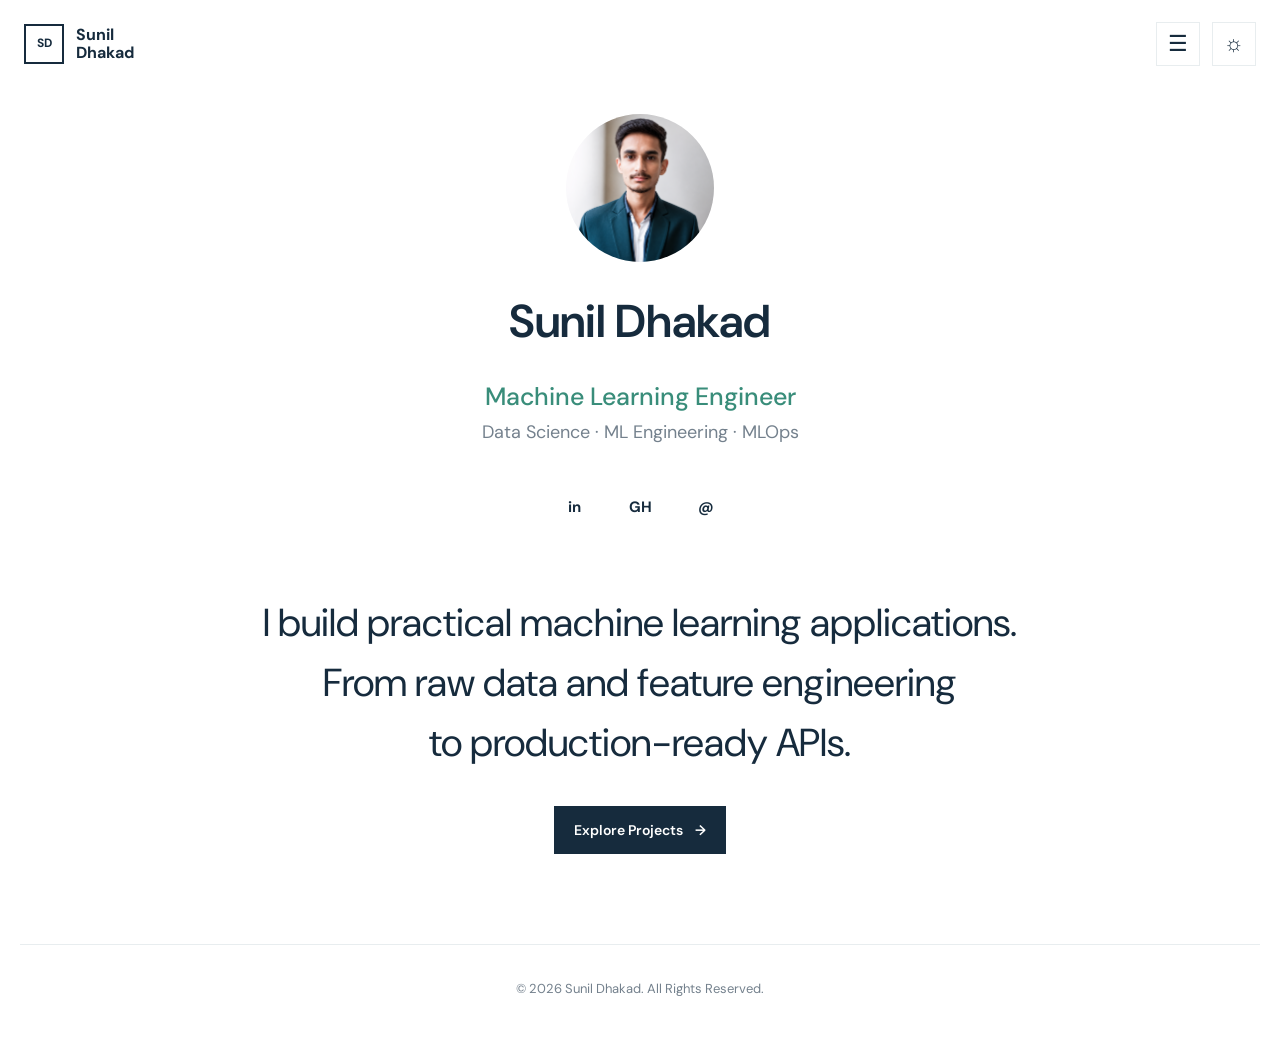
<file: template/index.html>
<!doctype html>

<html lang="en">

<head>
  <meta charset="UTF-8" />
  <meta name="viewport" content="width=device-width, initial-scale=1.0" />

  <link rel="stylesheet" href="profile.css" />

  <title>Sunil Dhakad | Portfolio</title>
</head>

<body>
  <!-- ================= HEADER ================= -->

  <header class="site-header">
    <a class="wordmark" href="index.html" aria-label="Sunil Dhakad home">
      <span class="brand-mark" aria-hidden="true">SD</span>
      <span>Sunil<br />Dhakad</span>
    </a>
    <div class="header-actions">
      <button class="menu-toggle" id="menuToggle" type="button" aria-expanded="false" aria-controls="site-menu" aria-label="Open navigation">☰</button>
      <button id="themeToggle" type="button" aria-label="Toggle color theme">☼</button>
    </div>
    <nav class="site-menu" id="site-menu" aria-label="Main navigation">
      <a href="index.html" aria-current="page">Home</a>
      <a href="about.html">About</a>
      <a href="projects.html">Projects</a>
        <a href="extra-activities.html">Extra Activities</a>
      <a href="contact.html">Contact</a>
    </nav>
  </header>

  <!-- ================= HERO ================= -->

  <main class="home-main">
    <section class="profile-block" aria-labelledby="profile-name">
      <img class="profile-photo" src="image.png" alt="Sunil Dhakad" />
      <h1 id="profile-name">Sunil Dhakad</h1>
      <h2 class="profile-role">Machine Learning Engineer</h2>
      <p class="profile-subtitle">Data Science · ML Engineering · MLOps</p>
      <div class="social-links" aria-label="Social links">
        <a href="https://linkedin.com/in/sunil-dhakad-110913316" target="_blank" rel="noopener noreferrer" aria-label="LinkedIn">in</a>
        <a href="https://github.com/sunildhakad2004" target="_blank" rel="noopener noreferrer" aria-label="GitHub">GH</a>
        <a href="mailto:sunildhakadsd27@gmail.com" aria-label="Email">@</a>
      </div>
    </section>
    <section class="intro-block">
      <h2>I build practical machine learning applications.<br />From raw data and feature engineering<br />to production-ready APIs.</h2>
      <a class="primary-link" href="projects.html">Explore Projects <span aria-hidden="true">→</span></a>
    </section>
  </main>

  <!-- ================= ABOUT ================= -->

  <section id="Summary" class="section" hidden>
    <div class="section-title">
      <p>ABOUT ME</p>

      <h2>About Me</h2>
    </div>

    <div class="about-container">
      <div class="about-card">
        <h3>Full Stack Developer</h3>

        <p>
          BCA Data Science graduate and aspiring Full-Stack Software Developer
          with hands-on experience building modern web applications using
          MongoDB, Express.js, React.js, Node.js, Python, and Django.
        </p>
      </div>

      <div class="about-card">
        <h3>My Expertise</h3>

        <p>
          Strong foundation in backend development, RESTful APIs, database
          design, authentication, performance optimization, Docker, Git,
          Linux, and end-to-end full-stack integration.
        </p>
      </div>
    </div>

    <!-- Skills -->

    <div class="skills">
      <h3>Technologies I Work With</h3>

      <div class="skill-list">
        <span>HTML</span>
        <span>CSS</span>
        <span>JavaScript</span>
        <span>Python</span>
        <span>Flask</span>
        <span>FastAPI</span>
        <span>Pandas</span><span>NumPy</span><span>Scikit-learn</span><span>Matplotlib</span><span>Seaborn</span>
        <span>Machine Learning</span>
        <span>PostgreSQL</span>
        <span>Docker</span>
        <span>Git</span>
        <span>Linux</span>
        <span>Cloud Computing</span>
      </div>
    </div>
  </section>

  <!-- ================= PROJECTS ================= -->

  <section id="Projects" class="section projects" hidden>
    <div class="section-title">
      <p>MY WORK</p>

      <h2>Projects</h2>
    </div>

    <!-- Project 1 -->

    <div class="project-card">
      <div class="project-number">01</div>

      <div class="project-content">
        <h3>Content-Based Movie Recommendation & Web App</h3>

        <p class="tech-stack">
          <strong>Tech Stack:</strong>
          Python, Django, SQLite, HTML, CSS, JavaScript
        </p>

        <ul>
          <li>
            Developed a web-based movie recommendation system using
            content-based filtering.
          </li>

          <li>
            Recommended movies based on genres, descriptions and related
            content.
          </li>

          <li>
            Built the backend using Django with SQLite for database
            management.
          </li>

          <li>
            Created an interactive user interface using HTML, CSS and
            JavaScript.
          </li>
        </ul>
      </div>
    </div>

    <!-- Project 2 -->

    <div class="project-card">
      <div class="project-number">02</div>

      <div class="project-content">
        <h3>Spendly Smart Financial Analytics Dashboard</h3>

        <p class="tech-stack">
          <strong>Tech Stack:</strong>
          React, Node.js, Express, MongoDB, Docker
        </p>

        <ul>
          <li>
            Built a full-stack financial analytics dashboard for tracking
            income and expenses.
          </li>

          <li>Developed RESTful APIs using Node.js and Express.js.</li>

          <li>
            Used MongoDB to store and manage financial transaction data.
          </li>

          <li>
            Created interactive React components for financial analytics.
          </li>

          <li>Containerized the application using Docker.</li>
        </ul>
      </div>
    </div>

    <!-- Project 3 -->

    <div class="project-card">
      <div class="project-number">03</div>

      <div class="project-content">
        <h3>E-Commerce Full-Stack Platform</h3>

        <p class="tech-stack">
          <strong>Tech Stack:</strong>
          MERN Stack
        </p>

        <ul>
          <li>
            Developed a complete full-stack e-commerce platform using the MERN
            stack.
          </li>

          <li>
            Implemented product listing, product details and shopping cart
            functionality.
          </li>

          <li>Created RESTful APIs for products, users and orders.</li>

          <li>Used MongoDB for efficient data storage and management.</li>

          <li>
            Built reusable React components for a modern user interface.
          </li>
        </ul>
      </div>
    </div>
  </section>

  <!-- ================= CONTACT ================= -->

  <section id="Contact" class="section contact" hidden>
    <div class="section-title">
      <p>GET IN TOUCH</p>

      <h2>Contact Me</h2>
    </div>

    <div class="contact-container">
      <!-- Contact Information -->

      <div class="contact-info">
        <h3>Let's Work Together</h3>

        <p>
          Have a project idea or looking for a developer? Feel free to contact
          me.
        </p>

        <div class="contact-item">
          <span>📧</span>

          <div>
            <small>Email</small>
            <p>sunildhakadsd27@gmail.com</p>
          </div>
        </div>

        <div class="contact-item">
          <span>📱</span>

          <div>
            <small>Phone</small>
            <p>Private contact channel</p>
          </div>
        </div>

        <div class="contact-item">
          <span>📍</span>

          <div>
            <small>Location</small>
            <p>Bhopal MP India</p>
          </div>
        </div>
      </div>

      <!-- Contact Form -->

      <form class="contact-form">
        <input type="text" name="name" placeholder="Your Name" required />

        <input type="email" name="email" placeholder="Your Email" required />

        <input type="text" name="subject" placeholder="Subject" required />

        <textarea name="message" rows="6" placeholder="Your Message" required></textarea>

        <button type="submit">Send Message →</button>
      </form>
    </div>
    <div class="social-links">
      <a href="#" target="_blank" aria-label="X">
        <svg viewBox="0 0 24 24">
          <path
            d="M18.244 2.25h3.308l-7.227 8.26 8.502 11.24h-6.657l-5.214-6.817-5.964 6.817H1.684l7.73-8.835L1.254 2.25H8.08l4.713 6.231 5.45-6.231Zm-1.161 17.52h1.833L7.084 4.126H5.117L17.083 19.77Z" />
        </svg>
      </a>

      <a href="https://linkedin.com/in/sunil-dhakad-110913316" target="_blank" aria-label="LinkedIn">
        <svg viewBox="0 0 24 24">
          <path
            d="M20.45 20.45h-3.56v-5.57c0-1.33-.03-3.04-1.85-3.04-1.85 0-2.13 1.44-2.13 2.94v5.67H9.35V8.98h3.42v1.57h.05c.48-.9 1.64-1.85 3.38-1.85 3.61 0 4.28 2.38 4.28 5.48v6.27ZM5.34 7.41a2.06 2.06 0 1 1 0-4.12 2.06 2.06 0 0 1 0 4.12ZM3.56 20.45h3.56V8.98H3.56v11.47ZM22.23 0H1.77C.79 0 0 .77 0 1.72v20.56C0 23.23.79 24 1.77 24h20.46c.98 0 1.77-.77 1.77-1.72V1.72C24 .77 23.21 0 22.23 0Z" />
        </svg>
      </a>

      <a href="https://github.com/sunildhakad2004" target="_blank" aria-label="GitHub">
        <svg viewBox="0 0 24 24">
          <path
            d="M12 .5C5.65.5.5 5.65.5 12c0 5.08 3.29 9.39 7.86 10.91.58.11.79-.25.79-.56v-2.16c-3.2.7-3.87-1.35-3.87-1.35-.53-1.33-1.28-1.69-1.28-1.69-1.05-.72.08-.7.08-.7 1.16.08 1.77 1.19 1.77 1.19 1.03 1.76 2.7 1.25 3.36.96.1-.75.4-1.25.73-1.54-2.55-.29-5.23-1.28-5.23-5.69 0-1.26.45-2.29 1.19-3.1-.12-.29-.52-1.46.11-3.05 0 0 .97-.31 3.17 1.18a10.9 10.9 0 0 1 5.77 0c2.2-1.49 3.17-1.18 3.17-1.18.63 1.59.23 2.76.11 3.05.74.81 1.19 1.84 1.19 3.1 0 4.42-2.69 5.4-5.25 5.68.41.35.78 1.04.78 2.1v3.12c0 .31.21.67.8.56A11.51 11.51 0 0 0 23.5 12C23.5 5.65 18.35.5 12 .5Z" />
        </svg>
      </a>

      <a href="#" target="_blank" aria-label="RSS">
        <svg viewBox="0 0 24 24">
          <path
            d="M5.5 18.5a2 2 0 1 0 0 4 2 2 0 0 0 0-4ZM3 3v3c8.28 0 15 6.72 15 15h3C21 11.06 12.94 3 3 3Zm0 6v3c4.97 0 9 4.03 9 9h3c0-6.63-5.37-12-12-12Z" />
        </svg>
      </a>
    </div>
  </section>

  <!-- ================= FOOTER ================= -->

  <footer>
    <p>© 2026 Sunil Dhakad. All Rights Reserved.</p>
  </footer>

  <script src="theme.js"></script>
</body>

</html>
</file>
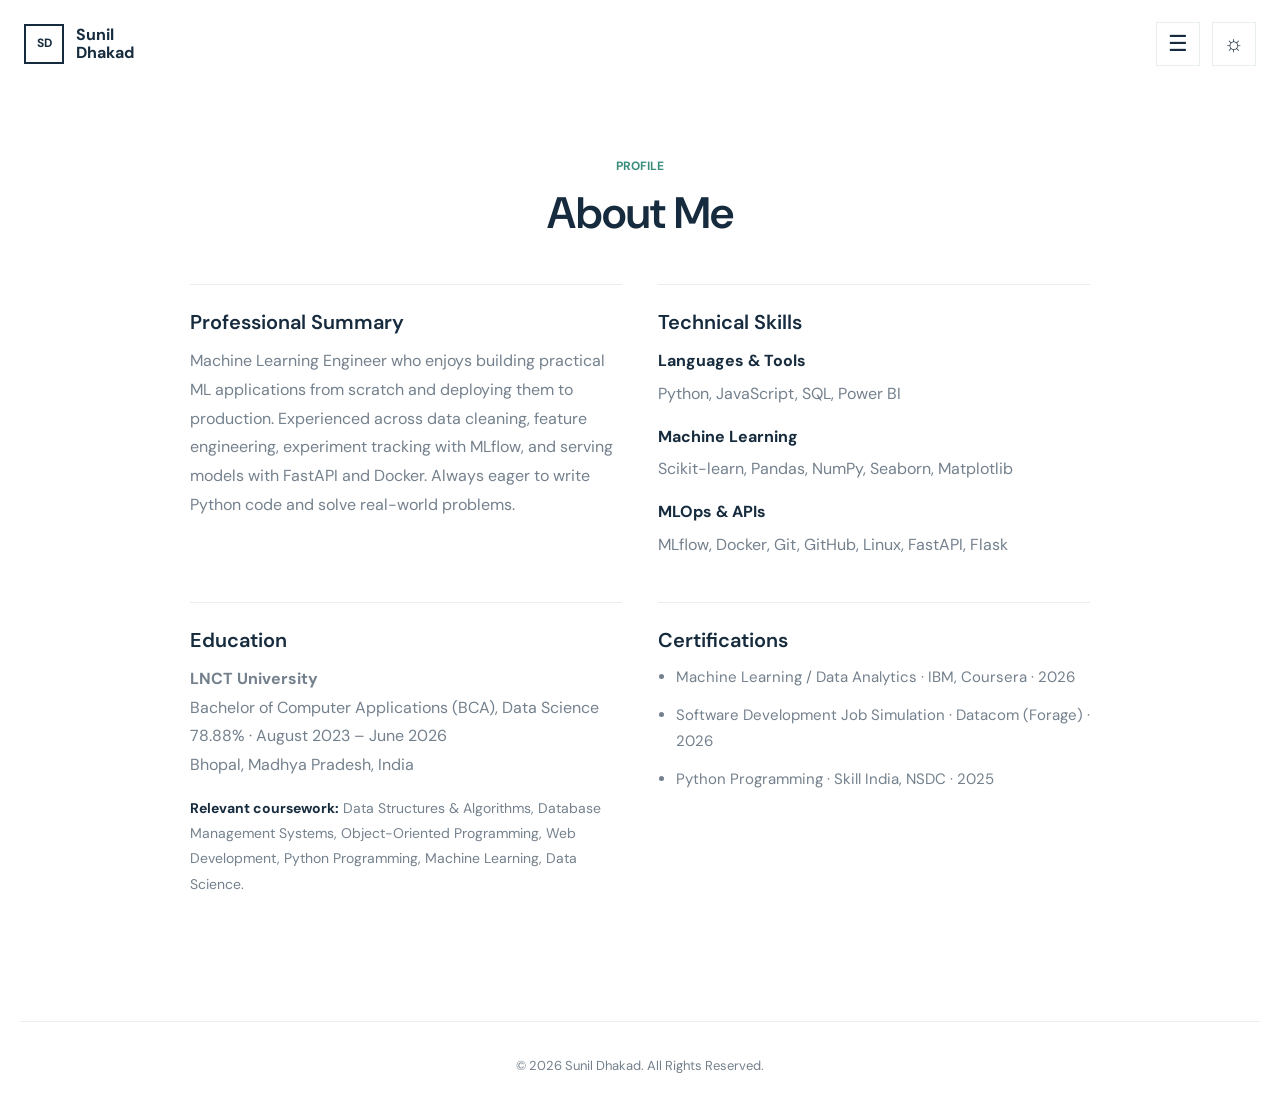
<file: template/about.html>
<!doctype html>
<html lang="en">
<head>
  <meta charset="UTF-8" />
  <meta name="viewport" content="width=device-width, initial-scale=1.0" />
  <link rel="stylesheet" href="profile.css" />
  <title>About | Sunil Dhakad</title>
</head>
<body>
  <header class="site-header">
    <a class="wordmark" href="index.html" aria-label="Sunil Dhakad home"><span class="brand-mark" aria-hidden="true">SD</span><span>Sunil<br />Dhakad</span></a>
    <div class="header-actions">
      <button class="menu-toggle" id="menuToggle" type="button" aria-expanded="false" aria-controls="site-menu" aria-label="Open navigation">☰</button>
      <button id="themeToggle" type="button" aria-label="Toggle color theme">☼</button>
    </div>
    <nav class="site-menu" id="site-menu" aria-label="Main navigation">
      <a href="index.html">Home</a><a href="about.html" aria-current="page">About</a><a href="projects.html">Projects</a><a href="extra-activities.html">Extra Activities</a><a href="contact.html">Contact</a>
    </nav>
  </header>
  <main>
    <section class="section">
      <div class="section-title"><p>PROFILE</p><h2>About Me</h2></div>
      <div class="about-container">
        <div class="about-card">
          <h3>Professional Summary</h3>
          <p>Machine Learning Engineer who enjoys building practical ML applications from scratch and deploying them to production. Experienced across data cleaning, feature engineering, experiment tracking with MLflow, and serving models with FastAPI and Docker. Always eager to write Python code and solve real-world problems.</p>
        </div>
        <div class="about-card">
          <h3>Technical Skills</h3>
          <div class="skill-groups">
            <p><strong>Languages &amp; Tools</strong><span>Python, JavaScript, SQL, Power BI</span></p>
            <p><strong>Machine Learning</strong><span>Scikit-learn, Pandas, NumPy, Seaborn, Matplotlib</span></p>
            <p><strong>MLOps &amp; APIs</strong><span>MLflow, Docker, Git, GitHub, Linux, FastAPI, Flask</span></p>
          </div>
        </div>
      </div>
      <div class="about-container about-details">
        <div class="about-card">
          <h3>Education</h3>
          <p><strong>LNCT University</strong><br />Bachelor of Computer Applications (BCA), Data Science<br />78.88% · August 2023 – June 2026<br />Bhopal, Madhya Pradesh, India</p>
          <p class="coursework"><strong>Relevant coursework:</strong> Data Structures &amp; Algorithms, Database Management Systems, Object-Oriented Programming, Web Development, Python Programming, Machine Learning, Data Science.</p>
        </div>
        <div class="about-card">
          <h3>Certifications</h3>
          <ul class="resume-list">
            <li>Machine Learning / Data Analytics · IBM, Coursera · 2026</li>
            <li>Software Development Job Simulation · Datacom (Forage) · 2026</li>
            <li>Python Programming · Skill India, NSDC · 2025</li>
          </ul>
        </div>
      </div>
    </section>
  </main>
  <footer><p>© 2026 Sunil Dhakad. All Rights Reserved.</p></footer>
  <script src="theme.js"></script>
</body>
</html>
</file>
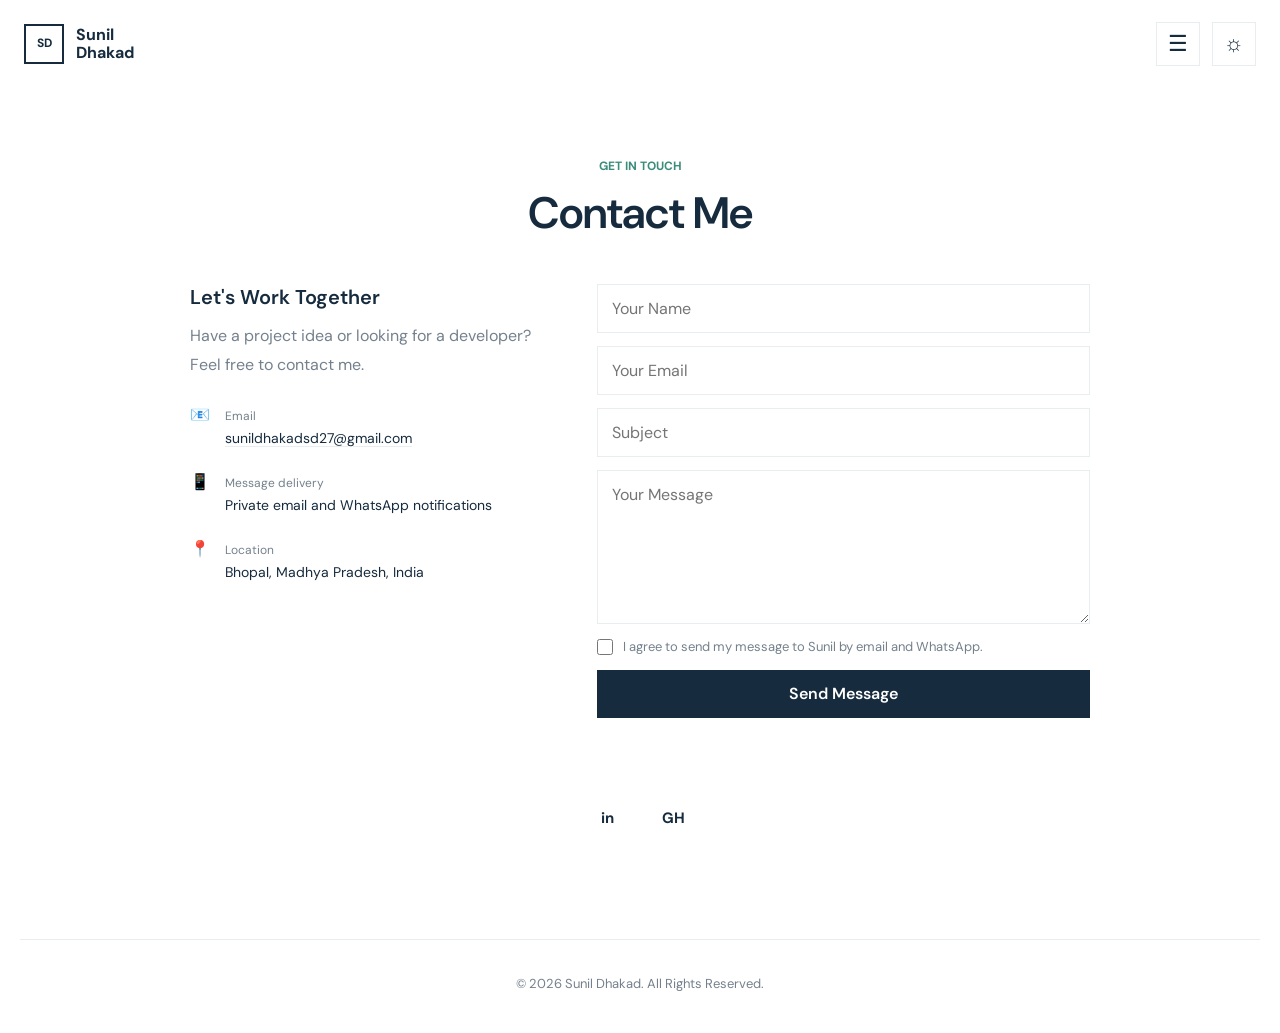
<file: template/contact.html>
<!doctype html>
<html lang="en">
<head>
  <meta charset="UTF-8" />
  <meta name="viewport" content="width=device-width, initial-scale=1.0" />
  <link rel="stylesheet" href="profile.css" />
  <title>Contact | Sunil Dhakad</title>
</head>
<body>
  <header class="site-header">
    <a class="wordmark" href="index.html" aria-label="Sunil Dhakad home"><span class="brand-mark" aria-hidden="true">SD</span><span>Sunil<br />Dhakad</span></a>
    <div class="header-actions">
      <button class="menu-toggle" id="menuToggle" type="button" aria-expanded="false" aria-controls="site-menu" aria-label="Open navigation">☰</button>
      <button id="themeToggle" type="button" aria-label="Toggle color theme">☼</button>
    </div>
    <nav class="site-menu" id="site-menu" aria-label="Main navigation">
      <a href="index.html">Home</a><a href="about.html">About</a><a href="projects.html">Projects</a><a href="extra-activities.html">Extra Activities</a><a href="contact.html" aria-current="page">Contact</a>
    </nav>
  </header>
  <main>
    <section class="section contact">
      <div class="section-title"><p>GET IN TOUCH</p><h2>Contact Me</h2></div>
      <div class="contact-container">
        <div class="contact-info">
          <h3>Let's Work Together</h3>
          <p>Have a project idea or looking for a developer? Feel free to contact me.</p>
          <div class="contact-item"><span>📧</span><div><small>Email</small><p><a href="mailto:sunildhakadsd27@gmail.com">sunildhakadsd27@gmail.com</a></p></div></div>
          <div class="contact-item"><span>📱</span><div><small>Message delivery</small><p>Private email and WhatsApp notifications</p></div></div>
          <div class="contact-item"><span>📍</span><div><small>Location</small><p>Bhopal, Madhya Pradesh, India</p></div></div>
        </div>
        <form class="contact-form" id="contactForm">
          <input type="text" name="name" placeholder="Your Name" required />
          <input type="email" name="email" placeholder="Your Email" required />
          <input type="text" name="subject" placeholder="Subject" required />
          <textarea name="message" rows="6" placeholder="Your Message" required></textarea>
          <label class="contact-consent"><input type="checkbox" name="consent" required /> I agree to send my message to Sunil by email and WhatsApp.</label>
          <input class="contact-trap" type="text" name="website" tabindex="-1" autocomplete="off" aria-hidden="true" />
          <button class="contact-submit" type="submit">Send Message</button>
          <p class="contact-status" id="contactStatus" role="status" aria-live="polite"></p>
        </form>
      </div>
      <div class="social-links">
        <a href="https://linkedin.com/in/sunil-dhakad-110913316" target="_blank" rel="noopener noreferrer" aria-label="LinkedIn"><span>in</span></a>
        <a href="https://github.com/sunildhakad2004" target="_blank" rel="noopener noreferrer" aria-label="GitHub"><span>GH</span></a>
      </div>
    </section>
  </main>
  <footer><p>© 2026 Sunil Dhakad. All Rights Reserved.</p></footer>
  <script src="theme.js"></script>
</body>
</html>
</file>
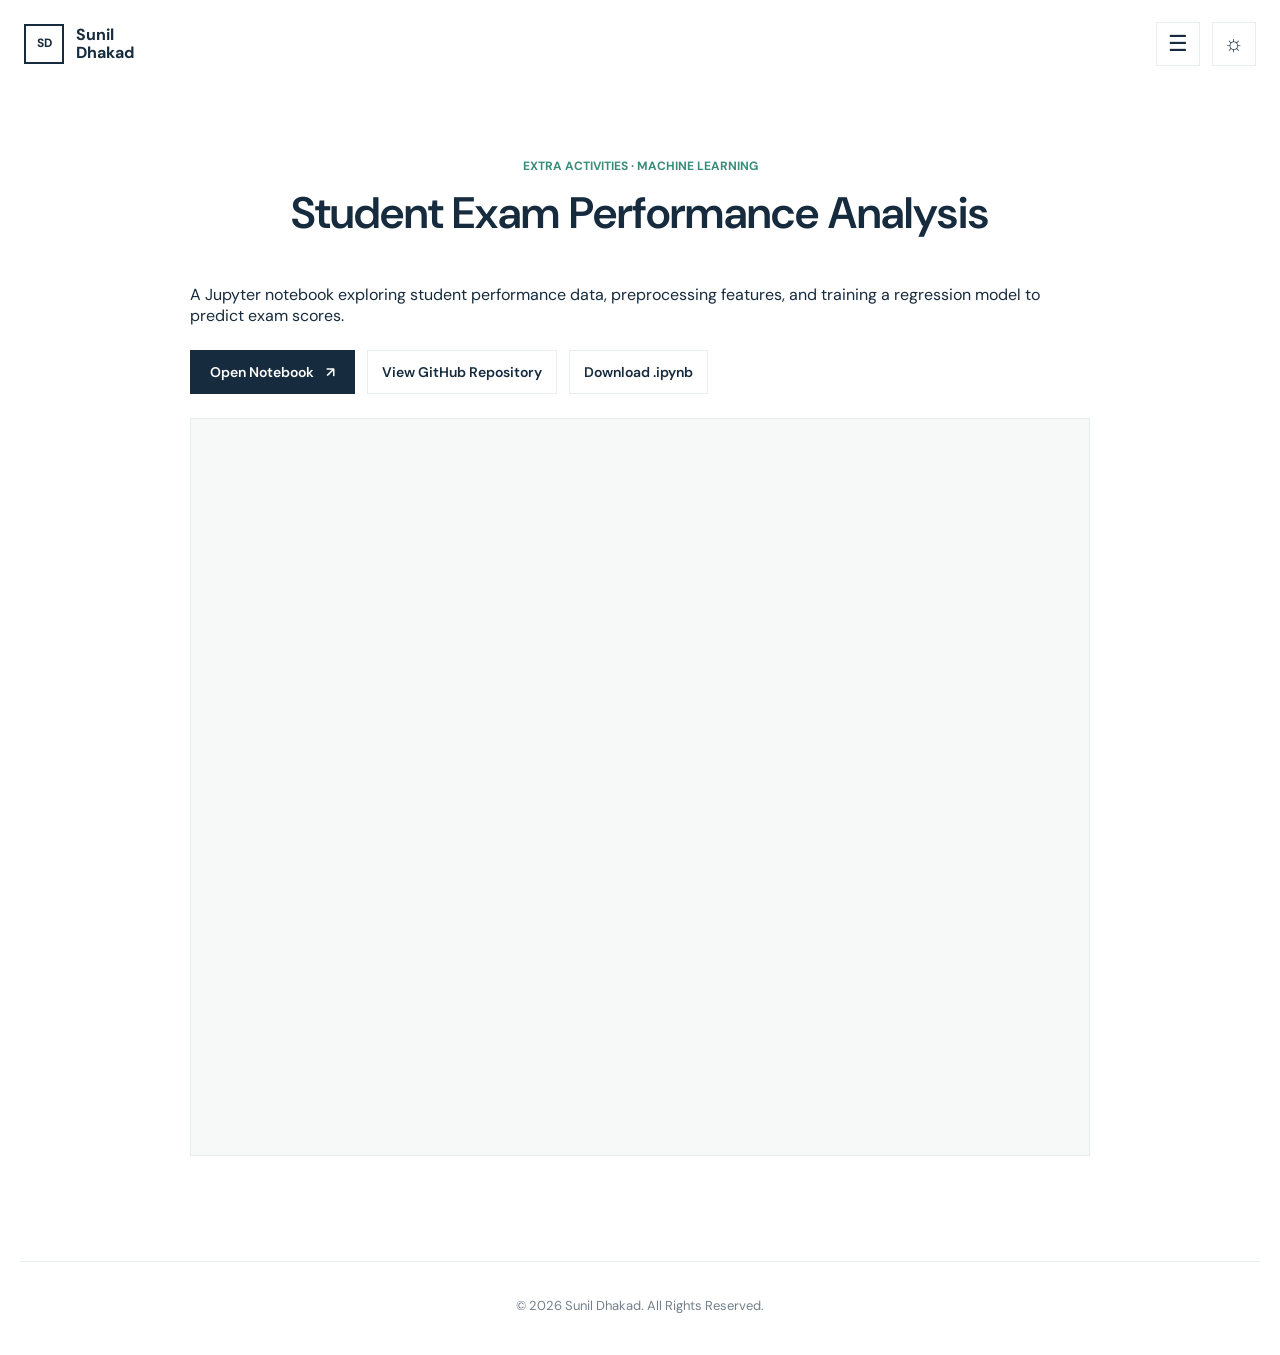
<file: template/extra-activities.html>
<!doctype html>
<html lang="en">
<head>
  <meta charset="UTF-8" />
  <meta name="viewport" content="width=device-width, initial-scale=1.0" />
  <link rel="stylesheet" href="profile.css" />
  <title>Extra Activities | Sunil Dhakad</title>
</head>
<body>
  <header class="site-header">
    <a class="wordmark" href="index.html" aria-label="Sunil Dhakad home"><span class="brand-mark" aria-hidden="true">SD</span><span>Sunil<br />Dhakad</span></a>
    <div class="header-actions">
      <button class="menu-toggle" id="menuToggle" type="button" aria-expanded="false" aria-controls="site-menu" aria-label="Open navigation">☰</button>
      <button id="themeToggle" type="button" aria-label="Toggle color theme">☼</button>
    </div>
    <nav class="site-menu" id="site-menu" aria-label="Main navigation">
      <a href="index.html">Home</a>
      <a href="about.html">About</a>
      <a href="projects.html">Projects</a>
      <a href="extra-activities.html" aria-current="page">Extra Activities</a>
      <a href="contact.html">Contact</a>
    </nav>
  </header>
  <main>
    <section class="section notebook-section">
      <div class="section-title">
        <p>EXTRA ACTIVITIES · MACHINE LEARNING</p>
        <h2>Student Exam Performance Analysis</h2>
      </div>
      <p class="notebook-description">A Jupyter notebook exploring student performance data, preprocessing features, and training a regression model to predict exam scores.</p>
      <div class="notebook-actions">
        <a class="primary-link" href="https://nbviewer.org/github/sunildhakad2004/extra-Notebooks/blob/main/notebook1.ipynb" target="_blank" rel="noopener noreferrer">Open Notebook <span aria-hidden="true">↗</span></a>
        <a class="notebook-secondary" href="https://github.com/sunildhakad2004/extra-Notebooks" target="_blank" rel="noopener noreferrer">View GitHub Repository</a>
        <a class="notebook-secondary" href="https://raw.githubusercontent.com/sunildhakad2004/extra-Notebooks/main/notebook1.ipynb" target="_blank" rel="noopener noreferrer">Download .ipynb</a>
      </div>
      <iframe class="notebook-frame" src="https://nbviewer.org/github/sunildhakad2004/extra-Notebooks/blob/main/notebook1.ipynb" title="Student Exam Performance Analysis Jupyter notebook" loading="lazy" referrerpolicy="no-referrer"></iframe>
    </section>
  </main>
  <footer><p>© 2026 Sunil Dhakad. All Rights Reserved.</p></footer>
  <script src="theme.js"></script>
</body>
</html>
</file>
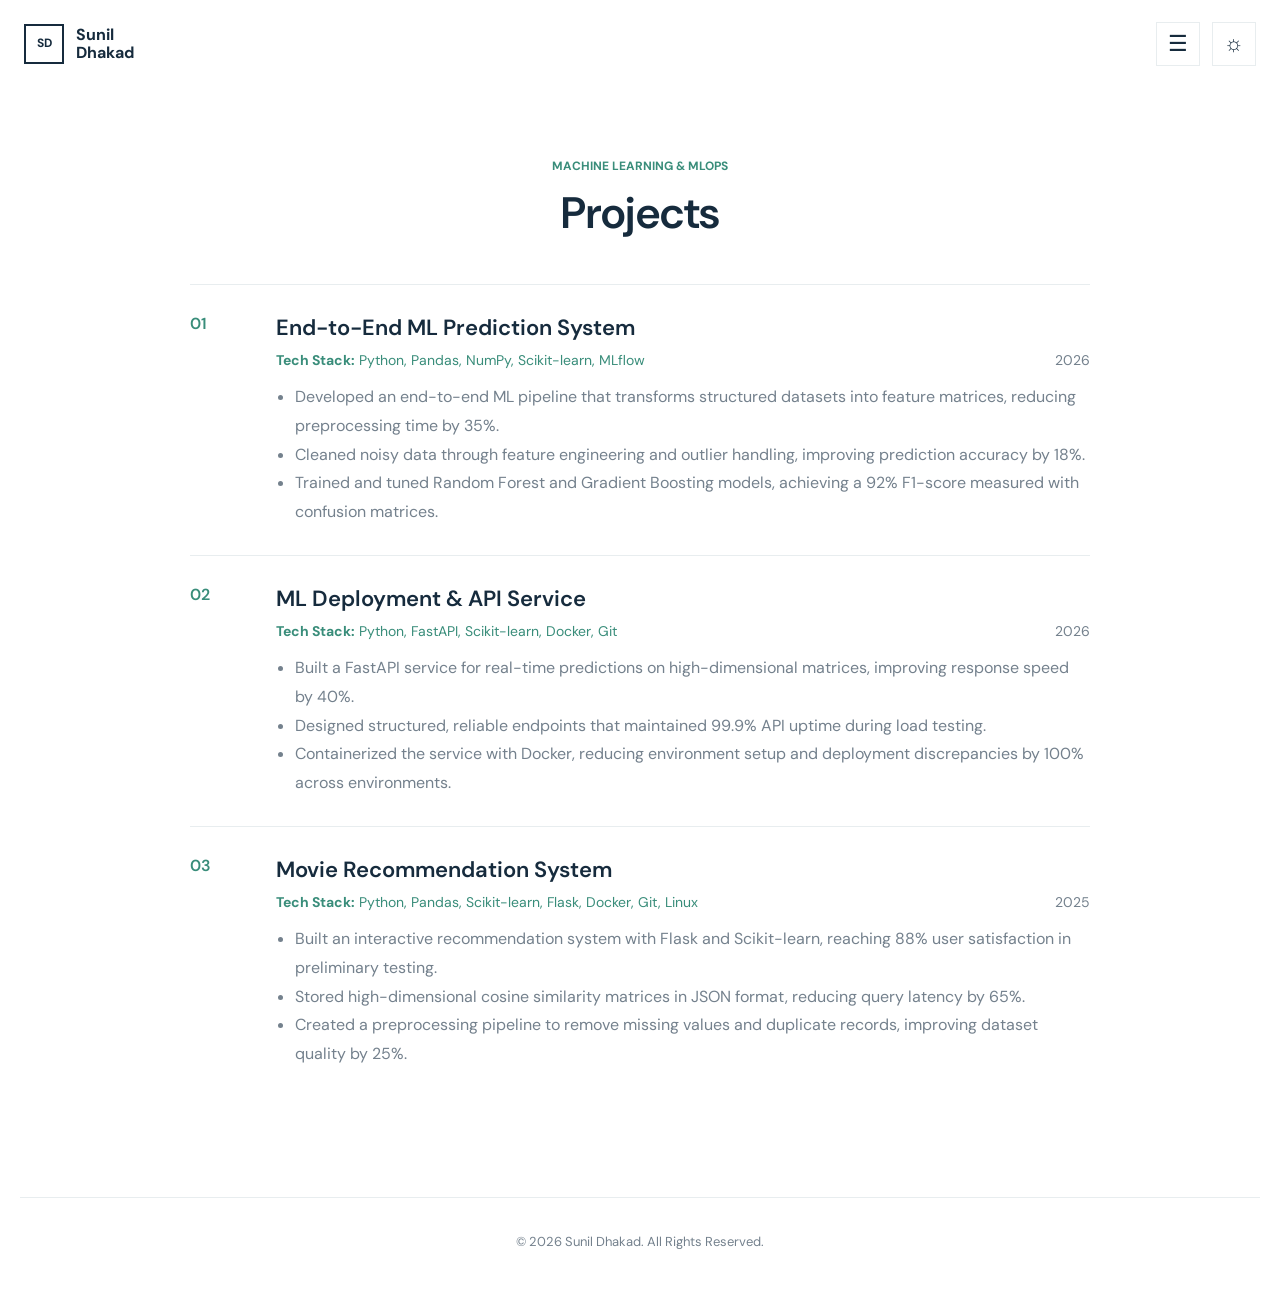
<file: template/projects.html>
<!doctype html>
<html lang="en">
<head>
  <meta charset="UTF-8" />
  <meta name="viewport" content="width=device-width, initial-scale=1.0" />
  <link rel="stylesheet" href="profile.css" />
  <title>Projects | Sunil Dhakad</title>
</head>
<body>
  <header class="site-header">
    <a class="wordmark" href="index.html" aria-label="Sunil Dhakad home"><span class="brand-mark" aria-hidden="true">SD</span><span>Sunil<br />Dhakad</span></a>
    <div class="header-actions">
      <button class="menu-toggle" id="menuToggle" type="button" aria-expanded="false" aria-controls="site-menu" aria-label="Open navigation">☰</button>
      <button id="themeToggle" type="button" aria-label="Toggle color theme">☼</button>
    </div>
    <nav class="site-menu" id="site-menu" aria-label="Main navigation">
      <a href="index.html">Home</a><a href="about.html">About</a><a href="projects.html" aria-current="page">Projects</a><a href="extra-activities.html">Extra Activities</a><a href="contact.html">Contact</a>
    </nav>
  </header>
  <main>
    <section class="section projects">
      <div class="section-title"><p>MACHINE LEARNING &amp; MLOPS</p><h2>Projects</h2></div>
      <div class="project-card">
        <div class="project-number">01</div>
        <div class="project-content">
          <h3>End-to-End ML Prediction System</h3>
          <p class="tech-stack"><strong>Tech Stack:</strong> Python, Pandas, NumPy, Scikit-learn, MLflow <span class="project-date">2026</span></p>
          <ul>
            <li>Developed an end-to-end ML pipeline that transforms structured datasets into feature matrices, reducing preprocessing time by 35%.</li>
            <li>Cleaned noisy data through feature engineering and outlier handling, improving prediction accuracy by 18%.</li>
            <li>Trained and tuned Random Forest and Gradient Boosting models, achieving a 92% F1-score measured with confusion matrices.</li>
          </ul>
        </div>
      </div>
      <div class="project-card">
        <div class="project-number">02</div>
        <div class="project-content">
          <h3>ML Deployment &amp; API Service</h3>
          <p class="tech-stack"><strong>Tech Stack:</strong> Python, FastAPI, Scikit-learn, Docker, Git <span class="project-date">2026</span></p>
          <ul>
            <li>Built a FastAPI service for real-time predictions on high-dimensional matrices, improving response speed by 40%.</li>
            <li>Designed structured, reliable endpoints that maintained 99.9% API uptime during load testing.</li>
            <li>Containerized the service with Docker, reducing environment setup and deployment discrepancies by 100% across environments.</li>
          </ul>
        </div>
      </div>
      <div class="project-card">
        <div class="project-number">03</div>
        <div class="project-content">
          <h3>Movie Recommendation System</h3>
          <p class="tech-stack"><strong>Tech Stack:</strong> Python, Pandas, Scikit-learn, Flask, Docker, Git, Linux <span class="project-date">2025</span></p>
          <ul>
            <li>Built an interactive recommendation system with Flask and Scikit-learn, reaching 88% user satisfaction in preliminary testing.</li>
            <li>Stored high-dimensional cosine similarity matrices in JSON format, reducing query latency by 65%.</li>
            <li>Created a preprocessing pipeline to remove missing values and duplicate records, improving dataset quality by 25%.</li>
          </ul>
        </div>
      </div>
    </section>
  </main>
  <footer><p>© 2026 Sunil Dhakad. All Rights Reserved.</p></footer>
  <script src="theme.js"></script>
</body>
</html>
</file>
<file: template/profile.css>
@import url("https://fonts.googleapis.com/css2?family=DM+Sans:wght@400;500;600;700&display=swap");

:root {
  color-scheme: light;
  --page: #ffffff;
  --ink: #162b3d;
  --muted: #74818d;
  --accent: #398d7a;
  --line: #e8edef;
  --surface: #f7f9f8;
}

* {
  box-sizing: border-box;
}

html {
  min-width: 320px;
  scroll-behavior: smooth;
}

body {
  min-height: 100vh;
  margin: 0;
  background: var(--page);
  color: var(--ink);
  font-family: "DM Sans", "Segoe UI", sans-serif;
  transition: background-color 180ms ease, color 180ms ease;
}

a {
  color: inherit;
}

.site-header {
  position: relative;
  z-index: 2;
  width: min(100% - 48px, 1240px);
  min-height: 88px;
  margin: 0 auto;
  display: flex;
  align-items: center;
  justify-content: space-between;
}

.wordmark {
  display: inline-flex;
  align-items: center;
  gap: 12px;
  text-decoration: none;
  font-size: 16px;
  font-weight: 700;
  line-height: 1.1;
}

.brand-mark {
  display: grid;
  width: 40px;
  aspect-ratio: 1;
  place-items: center;
  border: 2px solid var(--ink);
  font-size: 12px;
  letter-spacing: 0;
}

.header-actions {
  display: flex;
  align-items: center;
  gap: 12px;
}

.menu-toggle,
#themeToggle {
  display: grid;
  width: 44px;
  height: 44px;
  place-items: center;
  border: 1px solid var(--line);
  background: var(--page);
  color: var(--ink);
  cursor: pointer;
  font: inherit;
  font-size: 22px;
  line-height: 1;
  transition: border-color 160ms ease, color 160ms ease;
}

.menu-toggle:hover,
#themeToggle:hover {
  border-color: var(--accent);
  color: var(--accent);
}

.site-menu {
  position: absolute;
  top: 74px;
  right: 56px;
  display: none;
  min-width: 190px;
  padding: 8px;
  border: 1px solid var(--line);
  background: var(--page);
  box-shadow: 0 18px 45px rgb(22 43 61 / 12%);
}

.site-menu.is-open {
  display: grid;
  animation: menu-in 160ms ease-out both;
}

.site-menu a {
  padding: 12px 14px;
  color: var(--muted);
  font-size: 14px;
  text-decoration: none;
}

.site-menu a:hover,
.site-menu a[aria-current="page"] {
  background: var(--surface);
  color: var(--accent);
}

.home-main {
  width: min(100% - 40px, 900px);
  margin: 26px auto 0;
  text-align: center;
}

.profile-block {
  display: flex;
  flex-direction: column;
  align-items: center;
  animation: rise-in 500ms ease-out both;
}

.profile-photo {
  width: 148px;
  height: 148px;
  object-fit: cover;
  border-radius: 50%;
  background: var(--surface);
  animation: photo-float 4s ease-in-out 600ms infinite;
}

.profile-block h1 {
  margin: 34px 0 10px;
  font-size: clamp(34px, 5vw, 46px);
  font-weight: 600;
  line-height: 1.12;
}

.profile-role {
  margin: 22px 0 7px;
  color: var(--accent);
  font-size: 25px;
  font-weight: 500;
}

.profile-subtitle {
  margin: 0;
  color: var(--muted);
  font-size: 18px;
}

.social-links {
  display: flex;
  justify-content: center;
  align-items: center;
  gap: 24px;
  margin-top: 42px;
}

.social-links a {
  display: grid;
  width: 42px;
  height: 42px;
  place-items: center;
  color: var(--ink);
  font-size: 15px;
  font-weight: 700;
  text-decoration: none;
  transition: color 160ms ease, transform 160ms ease;
}

.social-links a:hover {
  color: var(--accent);
  transform: translateY(-3px);
}

.social-links svg {
  width: 28px;
  height: 28px;
  fill: currentColor;
}

.intro-block {
  max-width: 850px;
  margin: 65px auto 90px;
  animation: rise-in 650ms 100ms ease-out both;
}

.intro-block h2 {
  margin: 0 auto 32px;
  font-size: clamp(27px, 4.2vw, 39px);
  font-weight: 400;
  line-height: 1.55;
}

.primary-link {
  display: inline-flex;
  min-height: 48px;
  align-items: center;
  justify-content: center;
  gap: 12px;
  padding: 0 20px;
  background: var(--ink);
  color: #fff;
  font-size: 14px;
  font-weight: 600;
  text-decoration: none;
  transition: background-color 160ms ease, transform 160ms ease;
}

.primary-link:hover {
  background: var(--accent);
  transform: translateY(-2px);
}

.section {
  width: min(100% - 40px, 900px);
  margin: 70px auto 100px;
}

.section-title {
  margin-bottom: 42px;
  text-align: center;
  animation: rise-in 500ms ease-out both;
}

.section-title p {
  margin: 0 0 10px;
  color: var(--accent);
  font-size: 12px;
  font-weight: 700;
}

.section-title h2 {
  margin: 0;
  font-size: clamp(32px, 5vw, 44px);
  font-weight: 600;
}

.about-container {
  display: grid;
  grid-template-columns: repeat(2, minmax(0, 1fr));
  gap: 36px;
}

.about-card {
  padding: 24px 0;
  border-top: 1px solid var(--line);
  animation: rise-in 550ms ease-out both;
}

.about-card:nth-child(2) {
  animation-delay: 100ms;
}

.about-card h3,
.skills h3,
.contact-info h3 {
  margin: 0 0 12px;
  font-size: 20px;
  font-weight: 600;
}

.skill-groups {
  display: grid;
  gap: 14px;
}

.skill-groups p {
  display: grid;
  gap: 4px;
  margin: 0;
  color: var(--muted);
  font-size: 14px;
  line-height: 1.6;
}

.skill-groups strong,
.coursework strong {
  color: var(--ink);
}

.about-details {
  margin-top: 18px;
}

.coursework {
  margin-top: 16px !important;
  font-size: 14px !important;
}

.resume-list {
  display: grid;
  gap: 13px;
  margin: 0;
  padding-left: 18px;
  color: var(--muted);
  font-size: 15px;
  line-height: 1.7;
}
.about-card p,
.contact-info > p {
  margin: 0;
  color: var(--muted);
  font-size: 16px;
  line-height: 1.8;
}

.notebook-actions {
  display: flex;
  flex-wrap: wrap;
  gap: 12px;
  margin: 24px 0;
}

.notebook-actions .primary-link {
  min-height: 44px;
}

.notebook-secondary {
  display: inline-flex;
  min-height: 44px;
  align-items: center;
  padding: 0 14px;
  border: 1px solid var(--line);
  color: var(--ink);
  font-size: 14px;
  font-weight: 600;
  text-decoration: none;
}

.notebook-secondary:hover {
  border-color: var(--accent);
  color: var(--accent);
}

.notebook-frame {
  width: 100%;
  height: min(82vh, 1000px);
  min-height: 620px;
  border: 1px solid var(--line);
  background: var(--surface);
}

.skills {
  margin-top: 40px;
}

.skill-list {
  display: flex;
  flex-wrap: wrap;
  gap: 9px;
}

.skill-list span {
  padding: 8px 11px;
  border: 1px solid var(--line);
  color: var(--muted);
  font-size: 13px;
}

.projects {
  padding: 0;
}

.project-card {
  display: grid;
  grid-template-columns: 64px minmax(0, 1fr);
  gap: 22px;
  padding: 28px 0;
  border-top: 1px solid var(--line);
  animation: rise-in 550ms ease-out both;
}

.project-card:nth-child(2) {
  animation-delay: 100ms;
}

.project-card:nth-child(3) {
  animation-delay: 200ms;
}

.project-card:nth-child(4) {
  animation-delay: 300ms;
}

.project-number {
  color: var(--accent);
  font-size: 16px;
  font-weight: 600;
}

.project-content h3 {
  margin: 0 0 9px;
  font-size: 22px;
  font-weight: 600;
}

.tech-stack {
  margin: 0 0 14px;
  color: var(--accent);
  font-size: 14px;
}

.project-date {
  float: right;
  color: var(--muted);
}

.project-content ul {
  margin: 0;
  padding-left: 19px;
  color: var(--muted);
  line-height: 1.8;
}

.contact-container {
  display: grid;
  grid-template-columns: 0.85fr 1.15fr;
  gap: 42px;
}

.contact-info,
.contact-form {
  animation: rise-in 550ms ease-out both;
}

.contact-form {
  animation-delay: 120ms;
}

.contact-item {
  display: flex;
  gap: 15px;
  margin-top: 24px;
}

.contact-item > span {
  color: var(--accent);
}

.contact-item small {
  color: var(--muted);
  font-size: 12px;
}

.contact-item p {
  margin: 4px 0 0;
  font-size: 14px;
}

.contact-item a {
  color: inherit;
  text-decoration-color: var(--line);
  text-underline-offset: 3px;
}

.contact-item a:hover {
  color: var(--accent);
}

.contact-form {
  display: grid;
  gap: 13px;
}

.contact-form input,
.contact-form textarea {
  width: 100%;
  padding: 13px 14px;
  border: 1px solid var(--line);
  border-radius: 0;
  background: var(--page);
  color: var(--ink);
  font: inherit;
}

.contact-form input:focus,
.contact-form textarea:focus {
  border-color: var(--accent);
  outline: 1px solid var(--accent);
}

.contact-form textarea {
  resize: vertical;
}

.contact-consent {
  display: flex;
  align-items: flex-start;
  gap: 10px;
  color: var(--muted);
  font-size: 13px;
  line-height: 1.5;
}

.contact-consent input {
  width: 16px;
  height: 16px;
  flex: 0 0 auto;
  margin: 2px 0 0;
  accent-color: var(--accent);
}

.contact-trap {
  position: absolute;
  width: 1px !important;
  height: 1px;
  overflow: hidden;
  clip-path: inset(50%);
  white-space: nowrap;
}

.contact-submit {
  min-height: 48px;
  border: 0;
  background: var(--ink);
  color: #fff;
  cursor: pointer;
  font: inherit;
  font-weight: 600;
}

.contact-submit:hover:not(:disabled) {
  background: var(--accent);
}

.contact-submit:disabled {
  cursor: wait;
  opacity: 0.7;
}

.contact-status {
  min-height: 24px;
  margin: 0;
  color: var(--muted);
  font-size: 13px;
  line-height: 1.5;
}

.contact-status[data-state="success"] {
  color: var(--accent);
}

.contact-status[data-state="error"] {
  color: #b43e3e;
}

footer {
  width: min(100% - 40px, 1240px);
  margin: 0 auto;
  padding: 22px 0 28px;
  border-top: 1px solid var(--line);
  color: var(--muted);
  font-size: 13px;
  text-align: center;
}

body.dark-mode {
  color-scheme: dark;
  --page: #10191f;
  --ink: #edf2f3;
  --muted: #a5b0b4;
  --accent: #69b9a5;
  --line: #2b373d;
  --surface: #19242a;
}

@keyframes rise-in {
  from { opacity: 0; transform: translateY(12px); }
  to { opacity: 1; transform: translateY(0); }
}

@keyframes menu-in {
  from { opacity: 0; transform: translateY(-5px); }
  to { opacity: 1; transform: translateY(0); }
}

@keyframes photo-float {
  0%, 100% { transform: translateY(0); }
  50% { transform: translateY(-7px); }
}

@media (max-width: 640px) {
  .site-header {
    width: calc(100% - 32px);
    min-height: 74px;
  }

  .brand-mark {
    width: 36px;
  }

  .site-menu {
    top: 65px;
    right: 54px;
  }

  .home-main {
    margin-top: 36px;
  }

  .profile-photo {
    width: 126px;
    height: 126px;
  }

  .profile-block h1 {
    margin-top: 25px;
  }

  .profile-role {
    margin-top: 16px;
    font-size: 21px;
  }

  .profile-subtitle {
    font-size: 15px;
  }

  .social-links {
    margin-top: 28px;
  }

  .intro-block {
    margin: 48px auto 68px;
  }

  .section {
    margin-top: 44px;
  }

  .about-container,
  .contact-container {
    grid-template-columns: 1fr;
    gap: 10px;
  }


  .project-card {
    grid-template-columns: 38px minmax(0, 1fr);
    gap: 12px;
  }

  .project-content h3 {
    font-size: 19px;
  }
}

@media (prefers-reduced-motion: reduce) {
  *, *::before, *::after {
    scroll-behavior: auto !important;
    animation: none !important;
    transition-duration: 0.01ms !important;
  }
}
</file>
